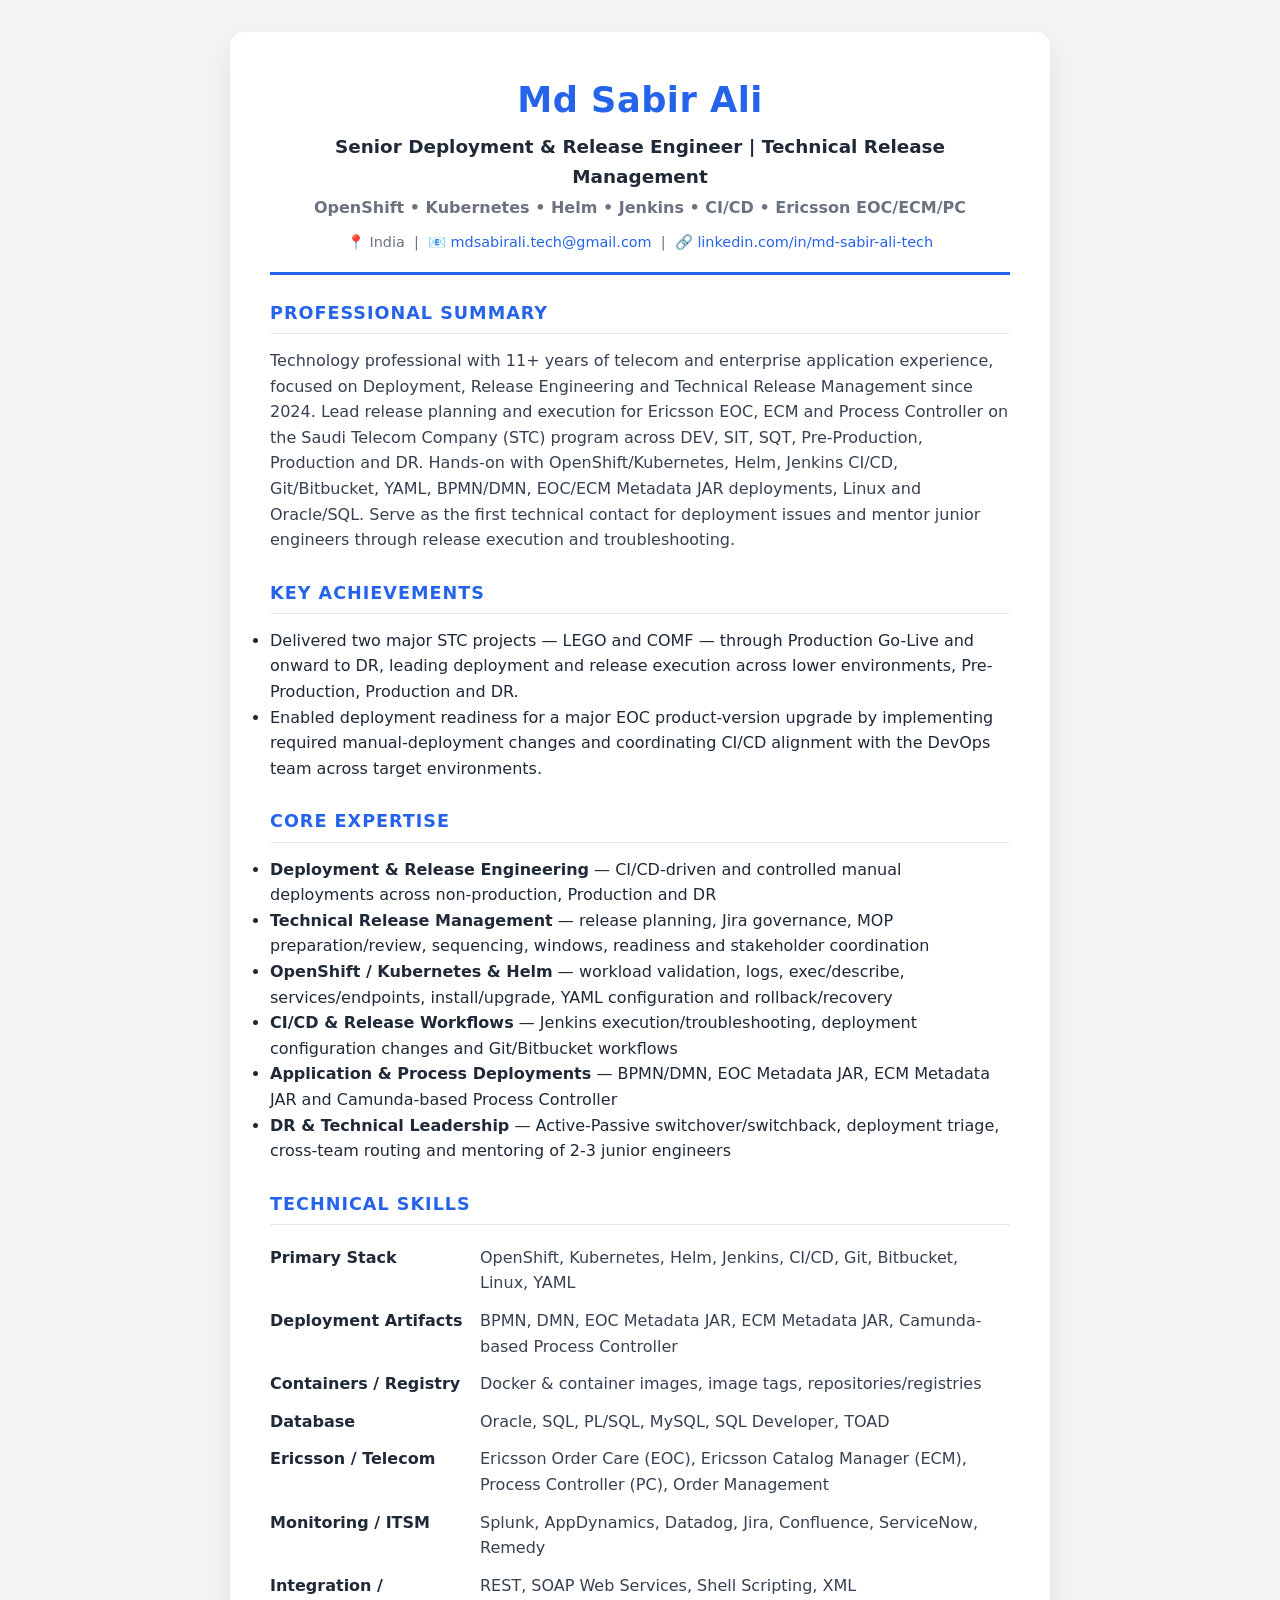
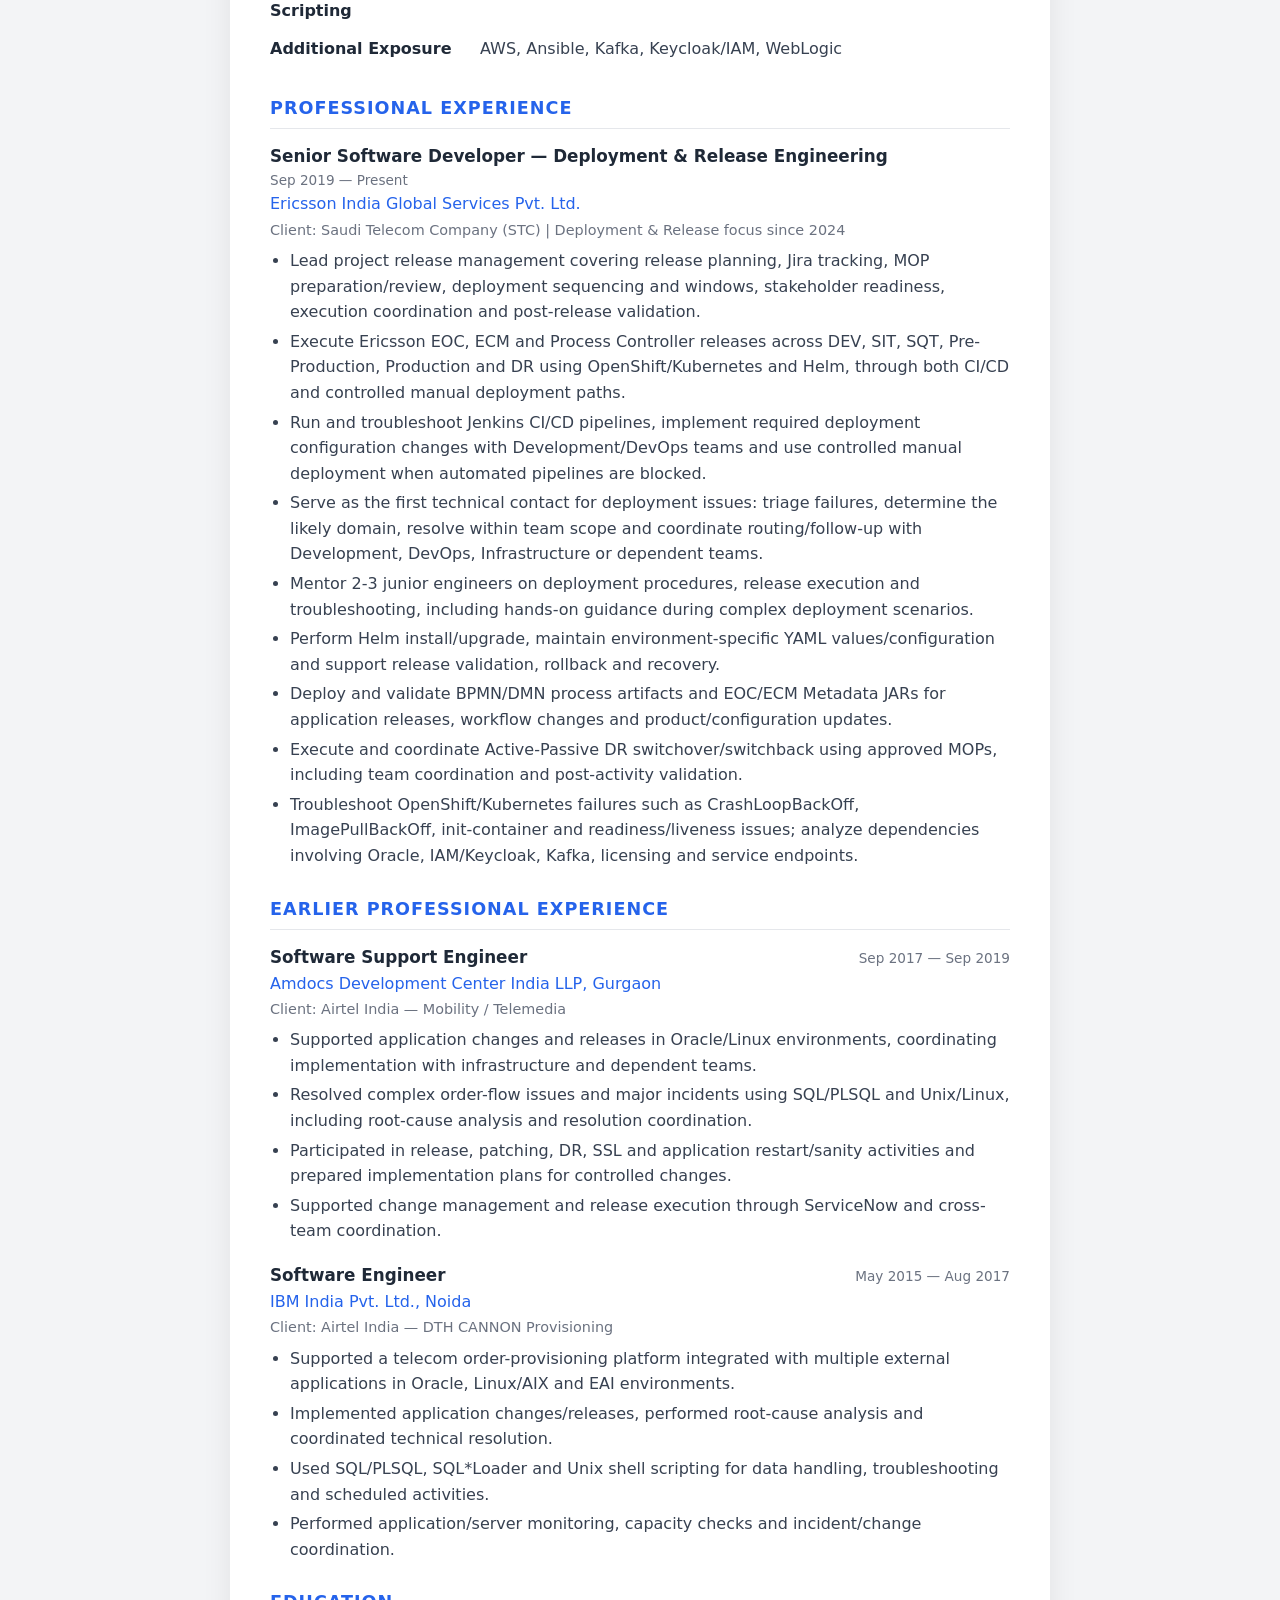
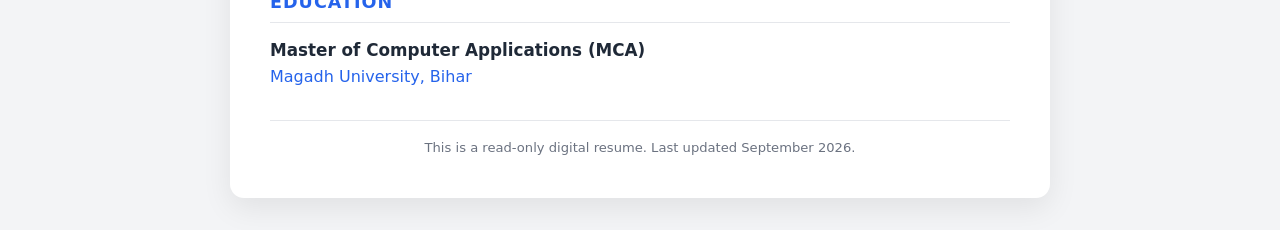
<file: index.html>
<!DOCTYPE html>
<html lang="en">
<head>
  <meta charset="UTF-8" />
  <meta name="viewport" content="width=device-width, initial-scale=1.0" />
  <title>Md Sabir Ali — Senior Deployment & Release Engineer</title>
  <meta name="description" content="Digital resume of Md Sabir Ali — Senior Deployment & Release Engineer, Technical Release Management." />
  <link rel="stylesheet" href="style.css" />
</head>
<body>
  <div class="resume">

    <!-- ===== Header ===== -->
    <header class="header">
      <div class="header-text">
        <h1>Md Sabir Ali</h1>
        <p class="role">Senior Deployment &amp; Release Engineer | Technical Release Management</p>
        <p class="tagline">OpenShift • Kubernetes • Helm • Jenkins • CI/CD • Ericsson EOC/ECM/PC</p>
      </div>
      <p class="contact">
        📍 India &nbsp;|&nbsp;
        📧 <a href="mailto:mdsabirali.tech@gmail.com">mdsabirali.tech@gmail.com</a> &nbsp;|&nbsp;
        🔗 <a href="https://www.linkedin.com/in/md-sabir-ali-tech/" target="_blank" rel="noopener">linkedin.com/in/md-sabir-ali-tech</a>
      </p>
    </header>

    <!-- ===== Summary ===== -->
    <section class="section">
      <h2>Professional Summary</h2>
      <p>
        Technology professional with 11+ years of telecom and enterprise application
        experience, focused on Deployment, Release Engineering and Technical Release
        Management since 2024. Lead release planning and execution for Ericsson EOC, ECM
        and Process Controller on the Saudi Telecom Company (STC) program across DEV, SIT,
        SQT, Pre-Production, Production and DR. Hands-on with OpenShift/Kubernetes, Helm,
        Jenkins CI/CD, Git/Bitbucket, YAML, BPMN/DMN, EOC/ECM Metadata JAR deployments,
        Linux and Oracle/SQL. Serve as the first technical contact for deployment issues
        and mentor junior engineers through release execution and troubleshooting.
      </p>
    </section>

    <!-- ===== Key Achievements ===== -->
    <section class="section">
      <h2>Key Achievements</h2>
      <ul>
        <li>Delivered two major STC projects — LEGO and COMF — through Production Go-Live and onward to DR, leading deployment and release execution across lower environments, Pre-Production, Production and DR.</li>
        <li>Enabled deployment readiness for a major EOC product-version upgrade by implementing required manual-deployment changes and coordinating CI/CD alignment with the DevOps team across target environments.</li>
      </ul>
    </section>

    <!-- ===== Core Expertise ===== -->
    <section class="section">
      <h2>Core Expertise</h2>
      <ul>
        <li><strong>Deployment &amp; Release Engineering</strong> — CI/CD-driven and controlled manual deployments across non-production, Production and DR</li>
        <li><strong>Technical Release Management</strong> — release planning, Jira governance, MOP preparation/review, sequencing, windows, readiness and stakeholder coordination</li>
        <li><strong>OpenShift / Kubernetes &amp; Helm</strong> — workload validation, logs, exec/describe, services/endpoints, install/upgrade, YAML configuration and rollback/recovery</li>
        <li><strong>CI/CD &amp; Release Workflows</strong> — Jenkins execution/troubleshooting, deployment configuration changes and Git/Bitbucket workflows</li>
        <li><strong>Application &amp; Process Deployments</strong> — BPMN/DMN, EOC Metadata JAR, ECM Metadata JAR and Camunda-based Process Controller</li>
        <li><strong>DR &amp; Technical Leadership</strong> — Active-Passive switchover/switchback, deployment triage, cross-team routing and mentoring of 2-3 junior engineers</li>
      </ul>
    </section>

    <!-- ===== Technical Skills ===== -->
    <section class="section">
      <h2>Technical Skills</h2>
      <table class="skills-table">
        <tr>
          <td class="skill-cat">Primary Stack</td>
          <td class="skill-list">OpenShift, Kubernetes, Helm, Jenkins, CI/CD, Git, Bitbucket, Linux, YAML</td>
        </tr>
        <tr>
          <td class="skill-cat">Deployment Artifacts</td>
          <td class="skill-list">BPMN, DMN, EOC Metadata JAR, ECM Metadata JAR, Camunda-based Process Controller</td>
        </tr>
        <tr>
          <td class="skill-cat">Containers / Registry</td>
          <td class="skill-list">Docker &amp; container images, image tags, repositories/registries</td>
        </tr>
        <tr>
          <td class="skill-cat">Database</td>
          <td class="skill-list">Oracle, SQL, PL/SQL, MySQL, SQL Developer, TOAD</td>
        </tr>
        <tr>
          <td class="skill-cat">Ericsson / Telecom</td>
          <td class="skill-list">Ericsson Order Care (EOC), Ericsson Catalog Manager (ECM), Process Controller (PC), Order Management</td>
        </tr>
        <tr>
          <td class="skill-cat">Monitoring / ITSM</td>
          <td class="skill-list">Splunk, AppDynamics, Datadog, Jira, Confluence, ServiceNow, Remedy</td>
        </tr>
        <tr>
          <td class="skill-cat">Integration / Scripting</td>
          <td class="skill-list">REST, SOAP Web Services, Shell Scripting, XML</td>
        </tr>
        <tr>
          <td class="skill-cat">Additional Exposure</td>
          <td class="skill-list">AWS, Ansible, Kafka, Keycloak/IAM, WebLogic</td>
        </tr>
      </table>
    </section>

    <!-- ===== Experience ===== -->
    <section class="section">
      <h2>Professional Experience</h2>

      <div class="item">
        <div class="item-head">
          <h3>Senior Software Developer — Deployment &amp; Release Engineering</h3>
          <span class="date">Sep 2019 — Present</span>
        </div>
        <p class="company">Ericsson India Global Services Pvt. Ltd.</p>
        <p class="client">Client: Saudi Telecom Company (STC) | Deployment &amp; Release focus since 2024</p>
        <ul>
          <li>Lead project release management covering release planning, Jira tracking, MOP preparation/review, deployment sequencing and windows, stakeholder readiness, execution coordination and post-release validation.</li>
          <li>Execute Ericsson EOC, ECM and Process Controller releases across DEV, SIT, SQT, Pre-Production, Production and DR using OpenShift/Kubernetes and Helm, through both CI/CD and controlled manual deployment paths.</li>
          <li>Run and troubleshoot Jenkins CI/CD pipelines, implement required deployment configuration changes with Development/DevOps teams and use controlled manual deployment when automated pipelines are blocked.</li>
          <li>Serve as the first technical contact for deployment issues: triage failures, determine the likely domain, resolve within team scope and coordinate routing/follow-up with Development, DevOps, Infrastructure or dependent teams.</li>
          <li>Mentor 2-3 junior engineers on deployment procedures, release execution and troubleshooting, including hands-on guidance during complex deployment scenarios.</li>
          <li>Perform Helm install/upgrade, maintain environment-specific YAML values/configuration and support release validation, rollback and recovery.</li>
          <li>Deploy and validate BPMN/DMN process artifacts and EOC/ECM Metadata JARs for application releases, workflow changes and product/configuration updates.</li>
          <li>Execute and coordinate Active-Passive DR switchover/switchback using approved MOPs, including team coordination and post-activity validation.</li>
          <li>Troubleshoot OpenShift/Kubernetes failures such as CrashLoopBackOff, ImagePullBackOff, init-container and readiness/liveness issues; analyze dependencies involving Oracle, IAM/Keycloak, Kafka, licensing and service endpoints.</li>
        </ul>
      </div>
    </section>

    <!-- ===== Earlier Experience ===== -->
    <section class="section">
      <h2>Earlier Professional Experience</h2>

      <div class="item">
        <div class="item-head">
          <h3>Software Support Engineer</h3>
          <span class="date">Sep 2017 — Sep 2019</span>
        </div>
        <p class="company">Amdocs Development Center India LLP, Gurgaon</p>
        <p class="client">Client: Airtel India — Mobility / Telemedia</p>
        <ul>
          <li>Supported application changes and releases in Oracle/Linux environments, coordinating implementation with infrastructure and dependent teams.</li>
          <li>Resolved complex order-flow issues and major incidents using SQL/PLSQL and Unix/Linux, including root-cause analysis and resolution coordination.</li>
          <li>Participated in release, patching, DR, SSL and application restart/sanity activities and prepared implementation plans for controlled changes.</li>
          <li>Supported change management and release execution through ServiceNow and cross-team coordination.</li>
        </ul>
      </div>

      <div class="item">
        <div class="item-head">
          <h3>Software Engineer</h3>
          <span class="date">May 2015 — Aug 2017</span>
        </div>
        <p class="company">IBM India Pvt. Ltd., Noida</p>
        <p class="client">Client: Airtel India — DTH CANNON Provisioning</p>
        <ul>
          <li>Supported a telecom order-provisioning platform integrated with multiple external applications in Oracle, Linux/AIX and EAI environments.</li>
          <li>Implemented application changes/releases, performed root-cause analysis and coordinated technical resolution.</li>
          <li>Used SQL/PLSQL, SQL*Loader and Unix shell scripting for data handling, troubleshooting and scheduled activities.</li>
          <li>Performed application/server monitoring, capacity checks and incident/change coordination.</li>
        </ul>
      </div>
    </section>

    <!-- ===== Education ===== -->
    <section class="section">
      <h2>Education</h2>
      <div class="item">
        <div class="item-head">
          <h3>Master of Computer Applications (MCA)</h3>
        </div>
        <p class="company">Magadh University, Bihar</p>
      </div>
    </section>

    <!-- ===== Footer ===== -->
    <footer class="footer">
      <p>This is a read-only digital resume. Last updated September 2026.</p>
    </footer>

  </div>
</body>
</html>
</file>
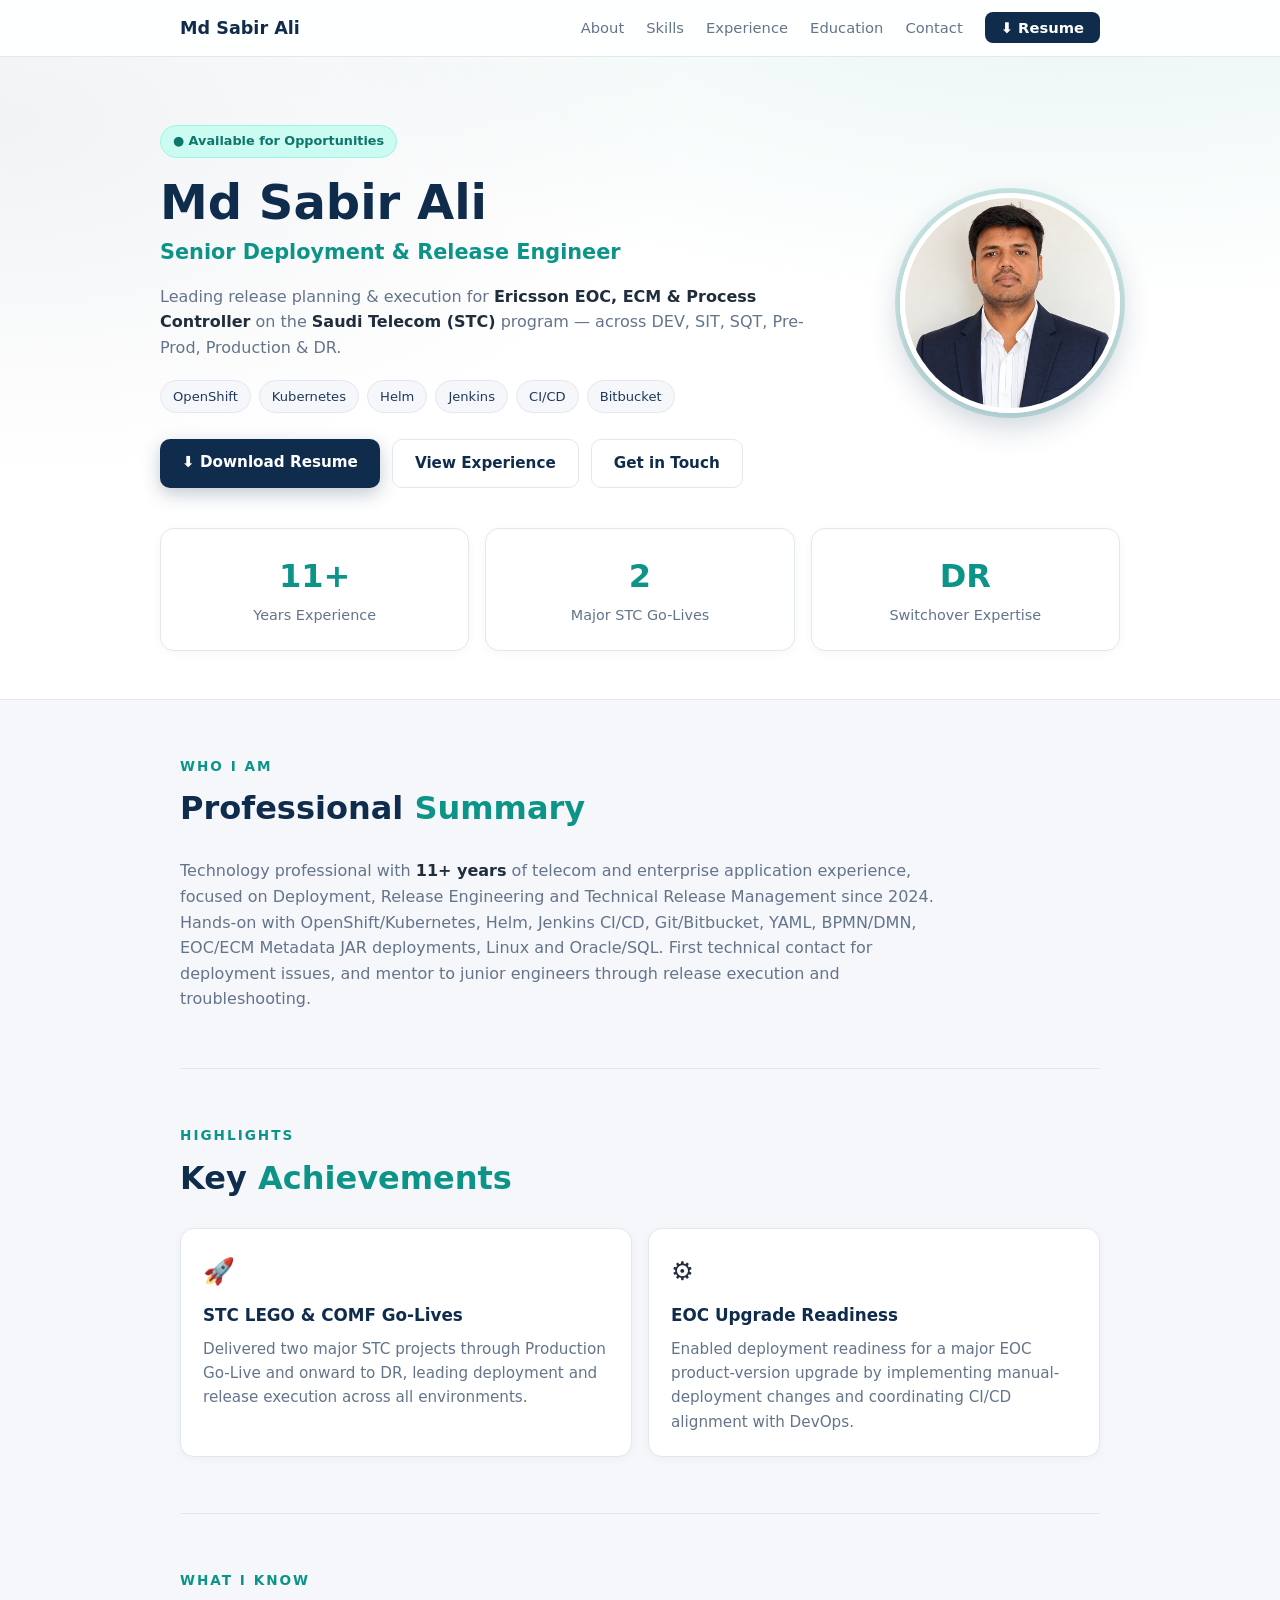
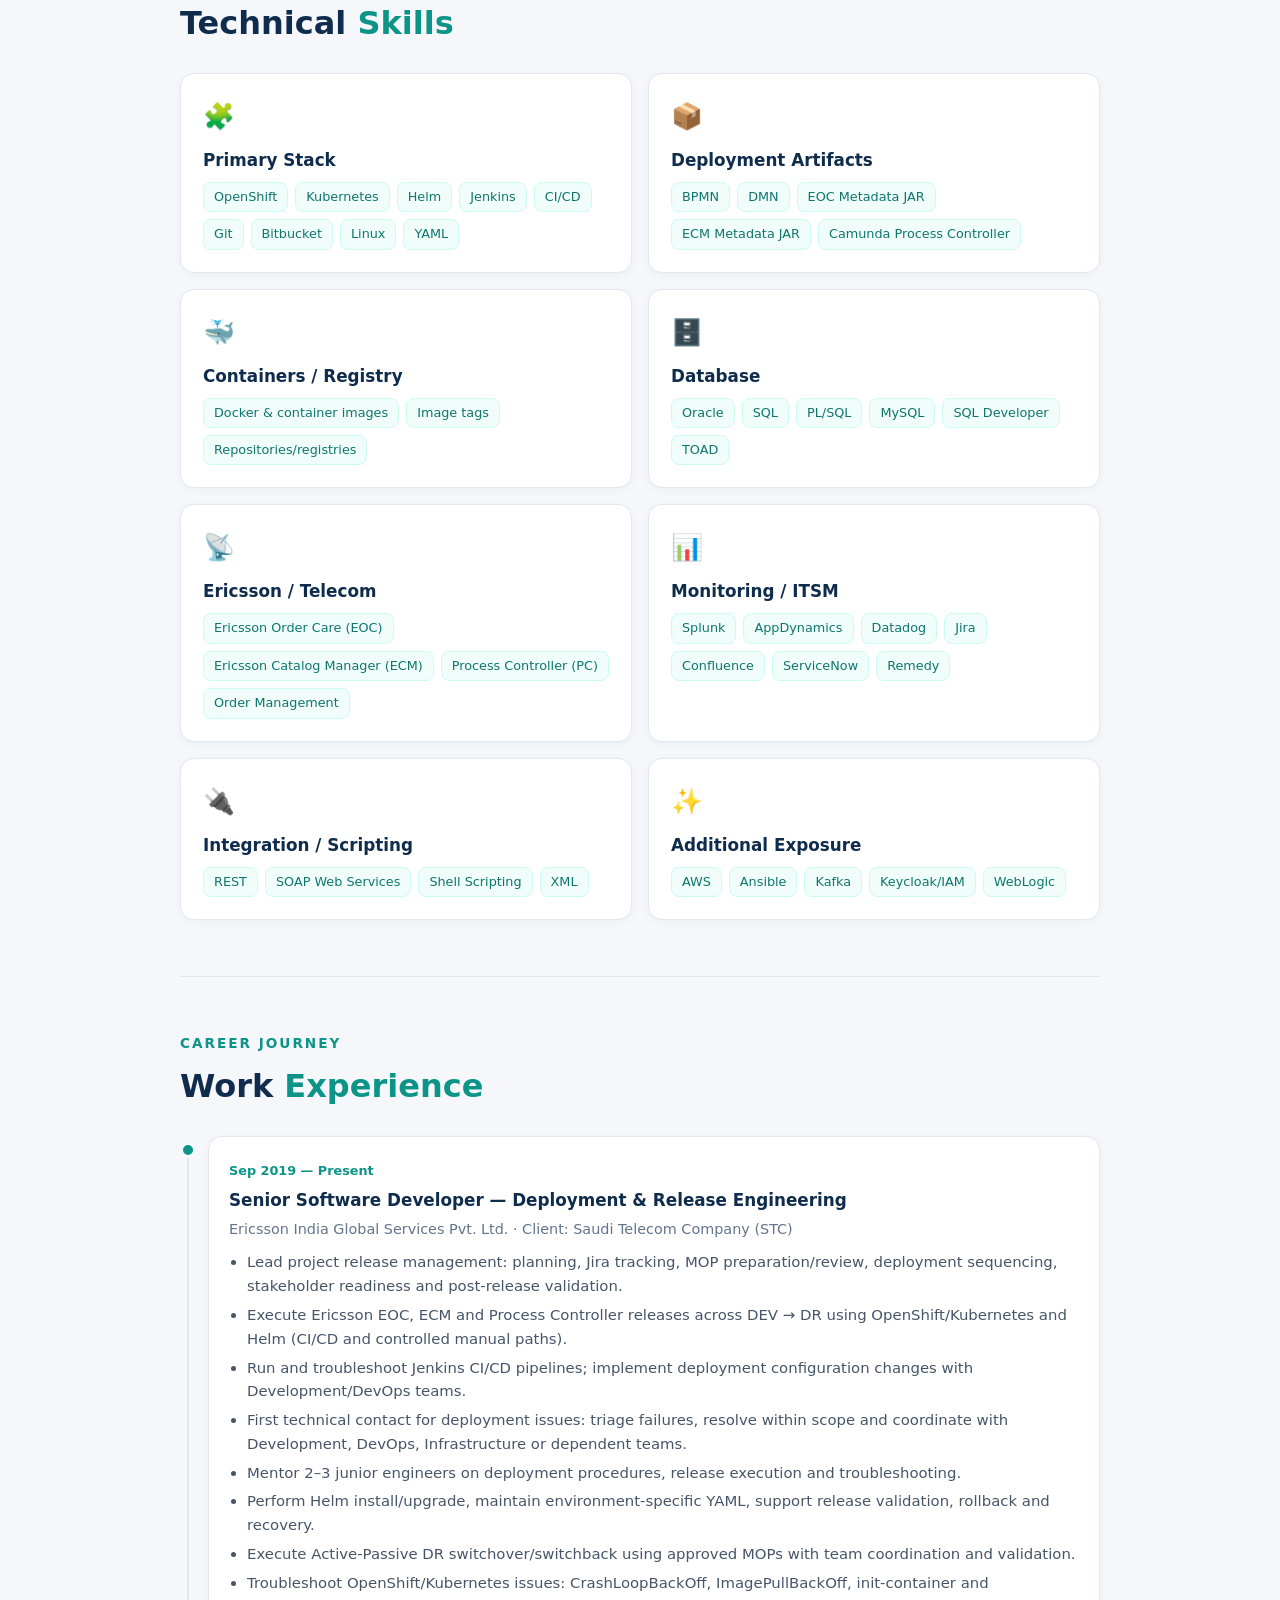
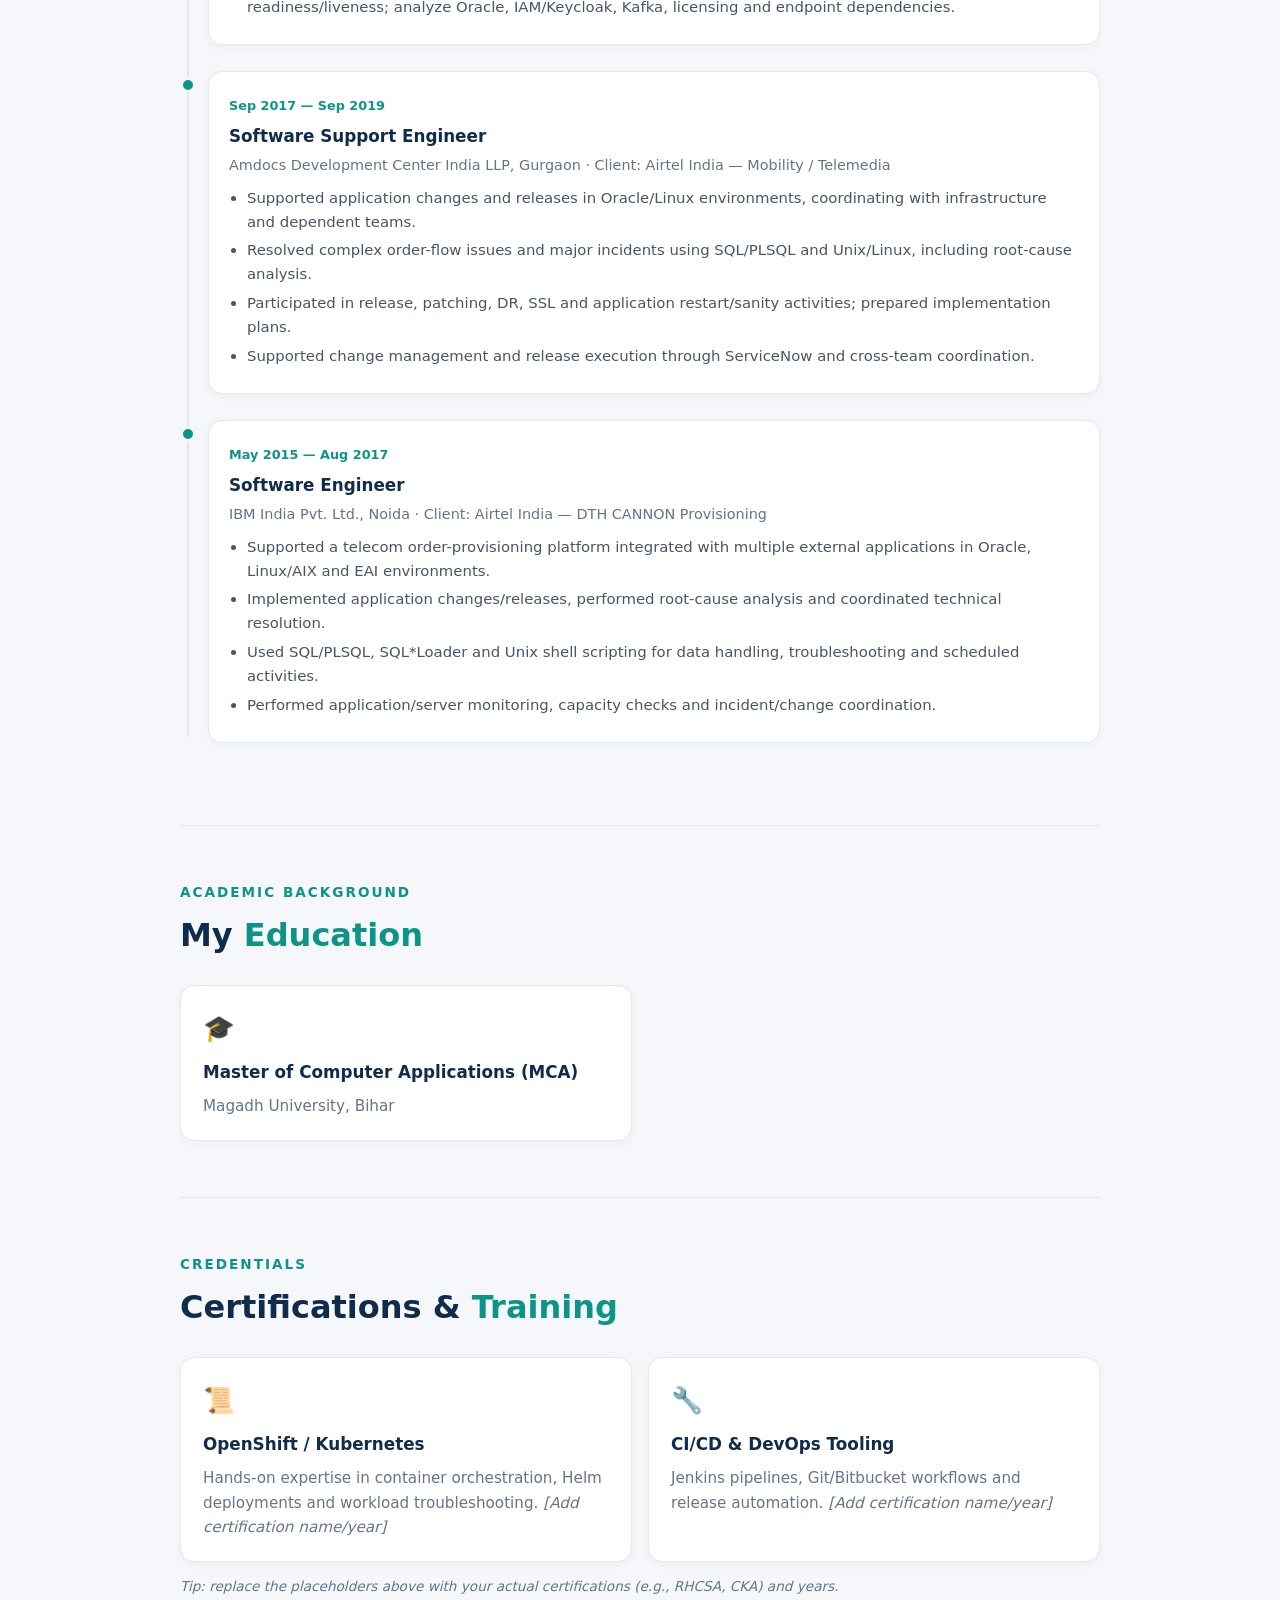
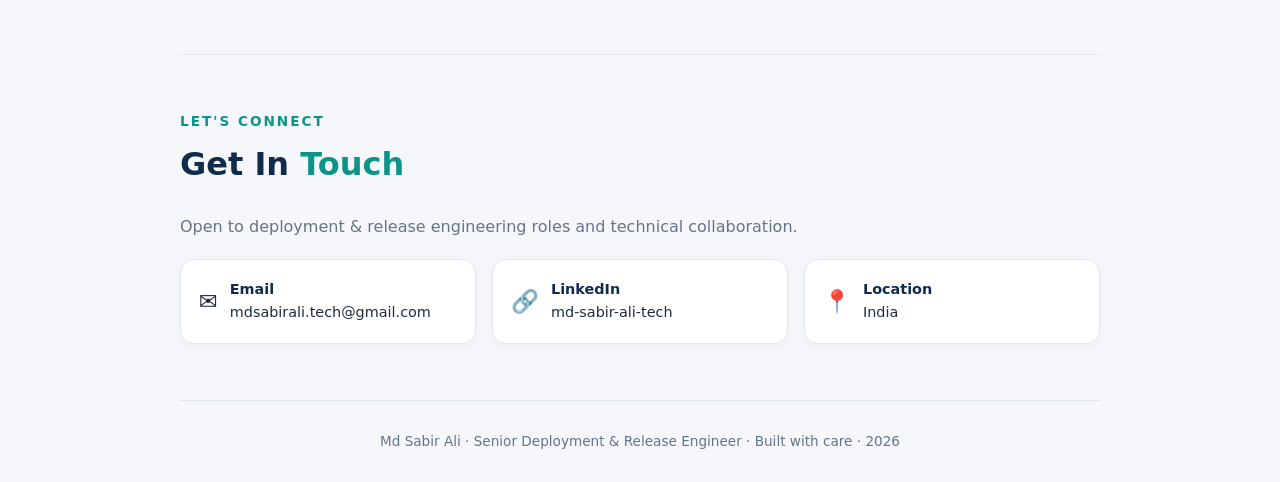
<file: modern.html>
<!DOCTYPE html>
<html lang="en">
<head>
  <meta charset="UTF-8" />
  <meta name="viewport" content="width=device-width, initial-scale=1.0" />

  <!-- ===== SEO ===== -->
  <title>Md Sabir Ali — Senior Deployment &amp; Release Engineer</title>
  <meta name="description" content="Md Sabir Ali — Senior Deployment & Release Engineer with 11+ years in telecom & enterprise. OpenShift, Kubernetes, Helm, Jenkins, CI/CD, Ericsson EOC/ECM. Available for opportunities." />
  <meta name="author" content="Md Sabir Ali" />
  <meta name="keywords" content="Md Sabir Ali, Deployment Engineer, Release Engineer, OpenShift, Kubernetes, Helm, Jenkins, CI/CD, DevOps, Ericsson, Technical Release Management" />
  <link rel="canonical" href="https://md-sabir-ali.github.io/modern.html" />

  <!-- ===== Open Graph (LinkedIn/WhatsApp/Facebook preview) ===== -->
  <meta property="og:type" content="website" />
  <meta property="og:title" content="Md Sabir Ali — Senior Deployment & Release Engineer" />
  <meta property="og:description" content="11+ years in deployment & release engineering. OpenShift, Kubernetes, Helm, Jenkins, CI/CD, Ericsson EOC/ECM. Available for opportunities." />
  <meta property="og:image" content="https://md-sabir-ali.github.io/profile.jpg" />
  <meta property="og:image:alt" content="Md Sabir Ali" />
  <meta property="og:url" content="https://md-sabir-ali.github.io/modern.html" />

  <!-- ===== Twitter Card ===== -->
  <meta name="twitter:card" content="summary_large_image" />
  <meta name="twitter:title" content="Md Sabir Ali — Senior Deployment & Release Engineer" />
  <meta name="twitter:description" content="11+ years in deployment & release engineering. OpenShift, Kubernetes, Helm, Jenkins, CI/CD." />
  <meta name="twitter:image" content="https://md-sabir-ali.github.io/profile.jpg" />

  <!-- ===== Favicon (inline SVG: MSA monogram) ===== -->
  <link rel="icon" href="data:image/svg+xml,%3Csvg xmlns='http://www.w3.org/2000/svg' viewBox='0 0 64 64'%3E%3Crect width='64' height='64' rx='14' fill='%230f2c4d'/%3E%3Ctext x='50%25' y='54%25' font-family='Segoe UI,Arial,sans-serif' font-size='26' font-weight='700' fill='%230d9488' text-anchor='middle' dominant-baseline='middle'%3EMS%3C/text%3E%3C/svg%3E" />

  <link rel="stylesheet" href="modern.css" />
</head>
<body>

  <!-- ===== Navigation ===== -->
  <nav class="nav">
    <div class="nav-inner">
      <span class="brand">Md Sabir Ali</span>
      <ul class="nav-links">
        <li><a href="#about">About</a></li>
        <li><a href="#skills">Skills</a></li>
        <li><a href="#experience">Experience</a></li>
        <li><a href="#education">Education</a></li>
        <li><a href="#contact">Contact</a></li>
        <li><a href="Md_Sabir_Ali_Resume.pdf" download class="nav-cta">⬇ Resume</a></li>
      </ul>
    </div>
  </nav>

  <!-- ===== Hero ===== -->
  <header class="hero" id="about">
    <div class="hero-inner hero-grid">
      <div class="hero-text">
        <span class="badge">● Available for Opportunities</span>
        <h1>Md Sabir Ali</h1>
        <p class="hero-role">Senior Deployment &amp; Release Engineer</p>
        <p class="hero-tag">
          Leading release planning &amp; execution for <strong>Ericsson EOC, ECM &amp; Process Controller</strong>
          on the <strong>Saudi Telecom (STC)</strong> program — across DEV, SIT, SQT, Pre-Prod, Production &amp; DR.
        </p>
        <div class="hero-chips">
          <span>OpenShift</span><span>Kubernetes</span><span>Helm</span>
          <span>Jenkins</span><span>CI/CD</span><span>Bitbucket</span>
        </div>
        <div class="hero-actions">
          <a href="Md_Sabir_Ali_Resume.pdf" download class="btn btn-primary">⬇ Download Resume</a>
          <a href="#experience" class="btn btn-ghost">View Experience</a>
          <a href="#contact" class="btn btn-ghost">Get in Touch</a>
        </div>
      </div>
      <div class="hero-photo">
        <img src="profile.jpg" alt="Md Sabir Ali — Senior Deployment & Release Engineer" />
      </div>
    </div>

    <div class="stats">
      <div class="stat"><span class="stat-num">11+</span><span class="stat-label">Years Experience</span></div>
      <div class="stat"><span class="stat-num">2</span><span class="stat-label">Major STC Go-Lives</span></div>
      <div class="stat"><span class="stat-num">DR</span><span class="stat-label">Switchover Expertise</span></div>
    </div>
  </header>

  <main class="container">

    <!-- ===== Summary ===== -->
    <section class="section">
      <p class="section-kicker">Who I Am</p>
      <h2 class="section-title">Professional <em>Summary</em></h2>
      <p class="summary">
        Technology professional with <strong>11+ years</strong> of telecom and enterprise application
        experience, focused on Deployment, Release Engineering and Technical Release Management since 2024.
        Hands-on with OpenShift/Kubernetes, Helm, Jenkins CI/CD, Git/Bitbucket, YAML, BPMN/DMN,
        EOC/ECM Metadata JAR deployments, Linux and Oracle/SQL. First technical contact for deployment
        issues, and mentor to junior engineers through release execution and troubleshooting.
      </p>
    </section>

    <!-- ===== Key Achievements ===== -->
    <section class="section">
      <p class="section-kicker">Highlights</p>
      <h2 class="section-title">Key <em>Achievements</em></h2>
      <div class="cards">
        <div class="card">
          <div class="card-icon">🚀</div>
          <h3>STC LEGO &amp; COMF Go-Lives</h3>
          <p>Delivered two major STC projects through Production Go-Live and onward to DR, leading deployment and release execution across all environments.</p>
        </div>
        <div class="card">
          <div class="card-icon">⚙️</div>
          <h3>EOC Upgrade Readiness</h3>
          <p>Enabled deployment readiness for a major EOC product-version upgrade by implementing manual-deployment changes and coordinating CI/CD alignment with DevOps.</p>
        </div>
      </div>
    </section>

    <!-- ===== Skills ===== -->
    <section class="section" id="skills">
      <p class="section-kicker">What I Know</p>
      <h2 class="section-title">Technical <em>Skills</em></h2>
      <div class="cards">
        <div class="card">
          <div class="card-icon">🧩</div>
          <h3>Primary Stack</h3>
          <div class="tags">
            <span>OpenShift</span><span>Kubernetes</span><span>Helm</span><span>Jenkins</span>
            <span>CI/CD</span><span>Git</span><span>Bitbucket</span><span>Linux</span><span>YAML</span>
          </div>
        </div>
        <div class="card">
          <div class="card-icon">📦</div>
          <h3>Deployment Artifacts</h3>
          <div class="tags">
            <span>BPMN</span><span>DMN</span><span>EOC Metadata JAR</span>
            <span>ECM Metadata JAR</span><span>Camunda Process Controller</span>
          </div>
        </div>
        <div class="card">
          <div class="card-icon">🐳</div>
          <h3>Containers / Registry</h3>
          <div class="tags">
            <span>Docker &amp; container images</span><span>Image tags</span><span>Repositories/registries</span>
          </div>
        </div>
        <div class="card">
          <div class="card-icon">🗄️</div>
          <h3>Database</h3>
          <div class="tags">
            <span>Oracle</span><span>SQL</span><span>PL/SQL</span><span>MySQL</span>
            <span>SQL Developer</span><span>TOAD</span>
          </div>
        </div>
        <div class="card">
          <div class="card-icon">📡</div>
          <h3>Ericsson / Telecom</h3>
          <div class="tags">
            <span>Ericsson Order Care (EOC)</span><span>Ericsson Catalog Manager (ECM)</span>
            <span>Process Controller (PC)</span><span>Order Management</span>
          </div>
        </div>
        <div class="card">
          <div class="card-icon">📊</div>
          <h3>Monitoring / ITSM</h3>
          <div class="tags">
            <span>Splunk</span><span>AppDynamics</span><span>Datadog</span><span>Jira</span>
            <span>Confluence</span><span>ServiceNow</span><span>Remedy</span>
          </div>
        </div>
        <div class="card">
          <div class="card-icon">🔌</div>
          <h3>Integration / Scripting</h3>
          <div class="tags">
            <span>REST</span><span>SOAP Web Services</span><span>Shell Scripting</span><span>XML</span>
          </div>
        </div>
        <div class="card">
          <div class="card-icon">✨</div>
          <h3>Additional Exposure</h3>
          <div class="tags">
            <span>AWS</span><span>Ansible</span><span>Kafka</span><span>Keycloak/IAM</span><span>WebLogic</span>
          </div>
        </div>
      </div>
    </section>

    <!-- ===== Experience ===== -->
    <section class="section" id="experience">
      <p class="section-kicker">Career Journey</p>
      <h2 class="section-title">Work <em>Experience</em></h2>

      <div class="timeline">
        <div class="tl-item">
          <div class="tl-dot"></div>
          <div class="tl-content">
            <span class="tl-date">Sep 2019 — Present</span>
            <h3>Senior Software Developer — Deployment &amp; Release Engineering</h3>
            <p class="tl-company">Ericsson India Global Services Pvt. Ltd. · Client: Saudi Telecom Company (STC)</p>
            <ul>
              <li>Lead project release management: planning, Jira tracking, MOP preparation/review, deployment sequencing, stakeholder readiness and post-release validation.</li>
              <li>Execute Ericsson EOC, ECM and Process Controller releases across DEV → DR using OpenShift/Kubernetes and Helm (CI/CD and controlled manual paths).</li>
              <li>Run and troubleshoot Jenkins CI/CD pipelines; implement deployment configuration changes with Development/DevOps teams.</li>
              <li>First technical contact for deployment issues: triage failures, resolve within scope and coordinate with Development, DevOps, Infrastructure or dependent teams.</li>
              <li>Mentor 2–3 junior engineers on deployment procedures, release execution and troubleshooting.</li>
              <li>Perform Helm install/upgrade, maintain environment-specific YAML, support release validation, rollback and recovery.</li>
              <li>Execute Active-Passive DR switchover/switchback using approved MOPs with team coordination and validation.</li>
              <li>Troubleshoot OpenShift/Kubernetes issues: CrashLoopBackOff, ImagePullBackOff, init-container and readiness/liveness; analyze Oracle, IAM/Keycloak, Kafka, licensing and endpoint dependencies.</li>
            </ul>
          </div>
        </div>

        <div class="tl-item">
          <div class="tl-dot"></div>
          <div class="tl-content">
            <span class="tl-date">Sep 2017 — Sep 2019</span>
            <h3>Software Support Engineer</h3>
            <p class="tl-company">Amdocs Development Center India LLP, Gurgaon · Client: Airtel India — Mobility / Telemedia</p>
            <ul>
              <li>Supported application changes and releases in Oracle/Linux environments, coordinating with infrastructure and dependent teams.</li>
              <li>Resolved complex order-flow issues and major incidents using SQL/PLSQL and Unix/Linux, including root-cause analysis.</li>
              <li>Participated in release, patching, DR, SSL and application restart/sanity activities; prepared implementation plans.</li>
              <li>Supported change management and release execution through ServiceNow and cross-team coordination.</li>
            </ul>
          </div>
        </div>

        <div class="tl-item">
          <div class="tl-dot"></div>
          <div class="tl-content">
            <span class="tl-date">May 2015 — Aug 2017</span>
            <h3>Software Engineer</h3>
            <p class="tl-company">IBM India Pvt. Ltd., Noida · Client: Airtel India — DTH CANNON Provisioning</p>
            <ul>
              <li>Supported a telecom order-provisioning platform integrated with multiple external applications in Oracle, Linux/AIX and EAI environments.</li>
              <li>Implemented application changes/releases, performed root-cause analysis and coordinated technical resolution.</li>
              <li>Used SQL/PLSQL, SQL*Loader and Unix shell scripting for data handling, troubleshooting and scheduled activities.</li>
              <li>Performed application/server monitoring, capacity checks and incident/change coordination.</li>
            </ul>
          </div>
        </div>
      </div>
    </section>

    <!-- ===== Education ===== -->
    <section class="section" id="education">
      <p class="section-kicker">Academic Background</p>
      <h2 class="section-title">My <em>Education</em></h2>
      <div class="cards">
        <div class="card">
          <div class="card-icon">🎓</div>
          <h3>Master of Computer Applications (MCA)</h3>
          <p>Magadh University, Bihar</p>
        </div>
      </div>
    </section>

    <!-- ===== Certifications ===== -->
    <section class="section" id="certifications">
      <p class="section-kicker">Credentials</p>
      <h2 class="section-title">Certifications &amp; <em>Training</em></h2>
      <div class="cards">
        <div class="card">
          <div class="card-icon">📜</div>
          <h3>OpenShift / Kubernetes</h3>
          <p>Hands-on expertise in container orchestration, Helm deployments and workload troubleshooting. <em>[Add certification name/year]</em></p>
        </div>
        <div class="card">
          <div class="card-icon">🔧</div>
          <h3>CI/CD &amp; DevOps Tooling</h3>
          <p>Jenkins pipelines, Git/Bitbucket workflows and release automation. <em>[Add certification name/year]</em></p>
        </div>
      </div>
      <p class="note">Tip: replace the placeholders above with your actual certifications (e.g., RHCSA, CKA) and years.</p>
    </section>

    <!-- ===== Contact ===== -->
    <section class="section contact" id="contact">
      <p class="section-kicker">Let's Connect</p>
      <h2 class="section-title">Get In <em>Touch</em></h2>
      <p class="summary">Open to deployment &amp; release engineering roles and technical collaboration.</p>
      <div class="contact-links">
        <a href="mailto:mdsabirali.tech@gmail.com" class="contact-link">
          <span class="ci">✉️</span>
          <span><strong>Email</strong><br>mdsabirali.tech@gmail.com</span>
        </a>
        <a href="https://www.linkedin.com/in/md-sabir-ali-tech/" target="_blank" rel="noopener" class="contact-link">
          <span class="ci">🔗</span>
          <span><strong>LinkedIn</strong><br>md-sabir-ali-tech</span>
        </a>
        <div class="contact-link">
          <span class="ci">📍</span>
          <span><strong>Location</strong><br>India</span>
        </div>
      </div>
    </section>
  </main>

  <footer class="footer">
    <p>Md Sabir Ali · Senior Deployment &amp; Release Engineer · Built with care · 2026</p>
  </footer>

  <!-- Back to top -->
  <a href="#about" class="to-top" aria-label="Back to top">↑</a>

  <script>
    // Reveal sections on scroll
    const reveals = document.querySelectorAll('.section, .stat, .card, .tl-item');
    reveals.forEach(el => el.classList.add('reveal'));
    const io = new IntersectionObserver((entries) => {
      entries.forEach(e => { if (e.isIntersecting) { e.target.classList.add('in'); io.unobserve(e.target); } });
    }, { threshold: 0.12 });
    reveals.forEach(el => io.observe(el));

    // Back-to-top show/hide
    const toTop = document.querySelector('.to-top');
    window.addEventListener('scroll', () => {
      if (window.scrollY > 400) toTop.classList.add('show');
      else toTop.classList.remove('show');
    });
  </script>

</body>
</html>
</file>
<file: style.css>
/* ===== Base ===== */
* {
  box-sizing: border-box;
  margin: 0;
  padding: 0;
}

:root {
  --accent: #2563eb;      /* blue */
  --text: #1f2937;        /* dark gray */
  --muted: #6b7280;       /* light gray */
  --line: #e5e7eb;        /* border */
  --bg: #f3f4f6;          /* page background */
}

body {
  font-family: system-ui, -apple-system, "Segoe UI", Roboto, sans-serif;
  background: var(--bg);
  color: var(--text);
  line-height: 1.6;
  padding: 32px 16px;
}

/* ===== Resume card ===== */
.resume {
  max-width: 820px;
  margin: 0 auto;
  background: #ffffff;
  border-radius: 14px;
  box-shadow: 0 10px 30px rgba(0, 0, 0, 0.08);
  padding: 40px;
}

/* ===== Header (centered, Word-style) ===== */
.header {
  text-align: center;
  border-bottom: 3px solid var(--accent);
  padding-bottom: 18px;
  margin-bottom: 24px;
}

.header h1 {
  font-size: 2.2rem;
  color: var(--accent);
  letter-spacing: 0.5px;
}

.header .role {
  font-size: 1.15rem;
  color: var(--text);
  font-weight: 700;
  margin-top: 4px;
}

.header .tagline {
  color: var(--muted);
  font-weight: 600;
  margin-top: 4px;
}

.contact {
  margin-top: 10px;
  font-size: 0.9rem;
  color: var(--muted);
}

.contact a {
  color: var(--accent);
  text-decoration: none;
}

.contact a:hover {
  text-decoration: underline;
}

/* ===== Sections ===== */
.section {
  margin-bottom: 26px;
}

.section h2 {
  font-size: 1.1rem;
  text-transform: uppercase;
  letter-spacing: 1px;
  color: var(--accent);
  border-bottom: 1px solid var(--line);
  padding-bottom: 6px;
  margin-bottom: 14px;
}

.section p {
  color: #374151;
}

/* ===== Experience / Education items ===== */
.item {
  margin-bottom: 18px;
}

.item-head {
  display: flex;
  justify-content: space-between;
  align-items: baseline;
  flex-wrap: wrap;
}

.item-head h3 {
  font-size: 1.05rem;
  color: var(--text);
}

.item .date {
  font-size: 0.85rem;
  color: var(--muted);
}

.item .company {
  color: var(--accent);
  font-weight: 500;
  margin-bottom: 2px;
}

.item .client {
  color: var(--muted);
  font-size: 0.9rem;
  margin-bottom: 6px;
}

.item ul {
  padding-left: 20px;
}

.item ul li {
  margin-bottom: 4px;
  color: #374151;
}

/* ===== Skills (two-column, Word-style) ===== */
.skills-table {
  width: 100%;
  border-collapse: collapse;
}

.skills-table td {
  padding: 6px 0;
  vertical-align: top;
}

.skills-table .skill-cat {
  width: 210px;
  font-weight: 700;
  color: var(--text);
  padding-right: 16px;
}

.skills-table .skill-list {
  color: #374151;
}

/* ===== Certifications ===== */
.certs {
  padding-left: 20px;
  color: #374151;
}

.certs li {
  margin-bottom: 4px;
}

/* ===== Footer ===== */
.footer {
  margin-top: 30px;
  padding-top: 16px;
  border-top: 1px solid var(--line);
  text-align: center;
  color: var(--muted);
  font-size: 0.82rem;
}

/* ===== Mobile responsive ===== */
@media (max-width: 600px) {
  .resume {
    padding: 24px;
  }
  .header h1 {
    font-size: 1.8rem;
  }
  /* Stack skill category above its list on small screens */
  .skills-table td {
    display: block;
    width: 100%;
    padding: 0;
  }
  .skills-table .skill-cat {
    padding-top: 10px;
  }
  .skills-table .skill-list {
    padding-bottom: 6px;
  }
}

/* ===== Print / Save-as-PDF friendly ===== */
@media print {
  body {
    background: #ffffff;
    padding: 0;
  }
  .resume {
    box-shadow: none;
    border-radius: 0;
    max-width: 100%;
    padding: 0;
  }
}
</file>
<file: modern.css>
/* ===== Base ===== */
* { box-sizing: border-box; margin: 0; padding: 0; }

:root {
  --bg: #f5f7fa;          /* light page */
  --surface: #ffffff;     /* cards */
  --line: #e2e8f0;        /* borders */
  --navy: #0f2c4d;        /* primary navy */
  --navy-soft: #1e3a5f;
  --text: #1f2d3d;        /* body text */
  --muted: #64748b;       /* secondary text */
  --teal: #0d9488;        /* accent */
  --teal-soft: #14b8a6;
  --grad: linear-gradient(135deg, #0f2c4d 0%, #0d9488 100%);
}

html { scroll-behavior: smooth; }

body {
  font-family: system-ui, -apple-system, "Segoe UI", Roboto, sans-serif;
  background: var(--bg);
  color: var(--text);
  line-height: 1.6;
}

.container { max-width: 960px; margin: 0 auto; padding: 0 20px; }

a { color: inherit; }

/* ===== Nav ===== */
.nav {
  position: sticky; top: 0; z-index: 50;
  background: rgba(255,255,255,0.9);
  backdrop-filter: blur(10px);
  border-bottom: 1px solid var(--line);
}
.nav-inner {
  max-width: 960px; margin: 0 auto; padding: 14px 20px;
  display: flex; justify-content: space-between; align-items: center;
}
.brand { font-weight: 700; font-size: 1.1rem; color: var(--navy); }
.nav-links { list-style: none; display: flex; gap: 22px; }
.nav-links a { text-decoration: none; color: var(--muted); font-size: 0.92rem; transition: color .15s; }
.nav-links a:hover { color: var(--navy); }
.nav-cta {
  background: var(--navy); color: #fff !important;
  padding: 7px 16px; border-radius: 8px; font-weight: 600;
  transition: background .15s, transform .12s;
}
.nav-cta:hover { background: var(--teal); transform: translateY(-1px); }

/* ===== Hero ===== */
.hero {
  background:
    radial-gradient(900px 380px at 85% -20%, rgba(13,148,136,0.10), transparent),
    radial-gradient(700px 360px at 0% 10%, rgba(15,44,77,0.06), transparent),
    var(--surface);
  padding: 68px 20px 48px;
  border-bottom: 1px solid var(--line);
}
.hero-inner { max-width: 960px; margin: 0 auto; }

/* Hero two-column layout with photo */
.hero-grid {
  display: grid;
  grid-template-columns: 1fr auto;
  gap: 48px;
  align-items: center;
}
.hero-photo { justify-self: center; }
.hero-photo img {
  width: 220px; height: 220px;
  object-fit: cover;
  border-radius: 50%;
  border: 5px solid #fff;
  box-shadow: 0 12px 32px rgba(15,44,77,0.22), 0 0 0 5px rgba(13,148,136,0.20);
  transition: transform .25s ease, box-shadow .25s ease;
}
.hero-photo img:hover {
  transform: translateY(-4px) scale(1.02);
  box-shadow: 0 18px 40px rgba(15,44,77,0.28), 0 0 0 5px rgba(13,148,136,0.35);
}
.badge {
  display: inline-block; font-size: 0.8rem; color: #0f766e;
  background: #ccfbf1; border: 1px solid #99f6e4;
  padding: 5px 12px; border-radius: 999px; margin-bottom: 18px; font-weight: 600;
}
.hero h1 {
  font-size: 3rem; line-height: 1.1; margin-bottom: 8px; color: var(--navy);
}
.hero-role { font-size: 1.3rem; font-weight: 600; color: var(--teal); margin-bottom: 14px; }
.hero-tag { color: var(--muted); max-width: 680px; margin-bottom: 20px; }
.hero-tag strong { color: var(--text); }

.hero-chips { display: flex; flex-wrap: wrap; gap: 8px; margin-bottom: 26px; }
.hero-chips span {
  font-size: 0.82rem; padding: 5px 12px; border-radius: 999px;
  background: var(--bg); border: 1px solid var(--line); color: var(--navy-soft); font-weight: 500;
}

.hero-actions { display: flex; gap: 12px; flex-wrap: wrap; }
.btn {
  display: inline-block; padding: 11px 22px; border-radius: 10px;
  text-decoration: none; font-weight: 600; font-size: 0.95rem; transition: transform .12s, box-shadow .15s;
}
.btn:hover { transform: translateY(-2px); }
.btn-primary { background: var(--navy); color: #fff; box-shadow: 0 6px 18px rgba(15,44,77,0.25); }
.btn-ghost { border: 1px solid var(--line); color: var(--navy); background: #fff; }

/* ===== Stats ===== */
.stats {
  max-width: 960px; margin: 40px auto 0;
  display: grid; grid-template-columns: repeat(3, 1fr); gap: 16px;
}
.stat {
  background: var(--surface); border: 1px solid var(--line); border-radius: 14px;
  padding: 22px; text-align: center; box-shadow: 0 2px 10px rgba(15,44,77,0.04);
}
.stat-num { display: block; font-size: 2rem; font-weight: 800; color: var(--teal); }
.stat-label { color: var(--muted); font-size: 0.9rem; }

/* ===== Sections ===== */
.section { padding: 56px 0; border-bottom: 1px solid var(--line); }
.section-kicker { color: var(--teal); font-size: 0.85rem; letter-spacing: 2px; text-transform: uppercase; margin-bottom: 6px; font-weight: 600; }
.section-title { font-size: 2rem; margin-bottom: 24px; color: var(--navy); }
.section-title em { font-style: normal; color: var(--teal); }
.summary { color: var(--muted); max-width: 760px; }
.summary strong { color: var(--text); }

/* ===== Cards ===== */
.cards { display: grid; grid-template-columns: repeat(2, 1fr); gap: 16px; }
.card {
  background: var(--surface); border: 1px solid var(--line); border-radius: 14px;
  padding: 22px; transition: transform .15s, box-shadow .15s, border-color .15s;
  box-shadow: 0 2px 10px rgba(15,44,77,0.04);
}
.card:hover { transform: translateY(-3px); border-color: var(--teal); box-shadow: 0 8px 22px rgba(15,44,77,0.10); }
.card-icon { font-size: 1.6rem; margin-bottom: 10px; }
.card h3 { font-size: 1.05rem; margin-bottom: 8px; color: var(--navy); }
.card p { color: var(--muted); font-size: 0.95rem; }

.tags { display: flex; flex-wrap: wrap; gap: 7px; margin-top: 4px; }
.tags span {
  font-size: 0.8rem; padding: 4px 10px; border-radius: 8px;
  background: #f0fdfa; border: 1px solid #ccfbf1; color: #0f766e; font-weight: 500;
}

/* ===== Timeline ===== */
.timeline { position: relative; padding-left: 28px; }
.timeline::before {
  content: ""; position: absolute; left: 7px; top: 6px; bottom: 6px;
  width: 2px; background: var(--line);
}
.tl-item { position: relative; margin-bottom: 26px; }
.tl-dot {
  position: absolute; left: -28px; top: 6px; width: 16px; height: 16px;
  border-radius: 50%; background: var(--teal); border: 3px solid var(--bg);
}
.tl-content {
  background: var(--surface); border: 1px solid var(--line); border-radius: 14px; padding: 20px;
  box-shadow: 0 2px 10px rgba(15,44,77,0.04);
}
.tl-date { display: inline-block; font-size: 0.8rem; color: var(--teal); margin-bottom: 6px; font-weight: 600; }
.tl-content h3 { font-size: 1.05rem; margin-bottom: 4px; color: var(--navy); }
.tl-company { color: var(--muted); font-size: 0.9rem; margin-bottom: 10px; }
.tl-content ul { padding-left: 18px; }
.tl-content ul li { color: #475569; font-size: 0.93rem; margin-bottom: 5px; }

/* ===== Contact ===== */
.contact-links { display: grid; grid-template-columns: repeat(3, 1fr); gap: 16px; margin-top: 20px; }
.contact-link {
  display: flex; align-items: center; gap: 12px; text-decoration: none;
  background: var(--surface); border: 1px solid var(--line); border-radius: 14px; padding: 18px;
  color: var(--text); transition: transform .15s, border-color .15s, box-shadow .15s;
  box-shadow: 0 2px 10px rgba(15,44,77,0.04);
}
.contact-link:hover { transform: translateY(-3px); border-color: var(--teal); box-shadow: 0 8px 22px rgba(15,44,77,0.10); }
.contact-link .ci { font-size: 1.4rem; }
.contact-link span { font-size: 0.9rem; }
.contact-link strong { color: var(--navy); }

/* ===== Footer ===== */
.footer { text-align: center; padding: 30px 20px; color: var(--muted); font-size: 0.85rem; }

/* ===== Certifications note ===== */
.note { margin-top: 14px; font-size: 0.85rem; color: var(--muted); font-style: italic; }

/* ===== Scroll reveal animations ===== */
.reveal { opacity: 0; transform: translateY(18px); transition: opacity .6s ease, transform .6s ease; }
.reveal.in { opacity: 1; transform: none; }

/* ===== Back to top ===== */
.to-top {
  position: fixed; right: 22px; bottom: 22px;
  width: 46px; height: 46px; border-radius: 50%;
  background: var(--navy); color: #fff; text-decoration: none;
  display: flex; align-items: center; justify-content: center;
  font-size: 1.2rem; box-shadow: 0 8px 20px rgba(15,44,77,0.30);
  opacity: 0; visibility: hidden; transform: translateY(10px);
  transition: opacity .25s, transform .25s, background .15s, visibility .25s; z-index: 60;
}
.to-top.show { opacity: 1; visibility: visible; transform: none; }
.to-top:hover { background: var(--teal); }

/* Respect reduced-motion preference (accessibility) */
@media (prefers-reduced-motion: reduce) {
  .reveal { opacity: 1; transform: none; transition: none; }
  html { scroll-behavior: auto; }
}

/* ===== Responsive ===== */
@media (max-width: 720px) {
  .hero h1 { font-size: 2.2rem; }
  /* Hide text links on mobile, but keep the Resume download button visible */
  .nav-links li:not(:last-child) { display: none; }
  .hero-grid { grid-template-columns: 1fr; text-align: center; }
  .hero-photo { order: -1; }
  .hero-photo img { width: 150px; height: 150px; }
  .hero-chips, .hero-actions { justify-content: center; }
  .stats { grid-template-columns: 1fr; }
  .cards { grid-template-columns: 1fr; }
  .contact-links { grid-template-columns: 1fr; }
}

/* ===== Print / Save-as-PDF friendly ===== */
@media print {
  .nav, .hero-actions, .badge { display: none; }
  body { background: #fff; }
  .hero, .card, .tl-content, .stat, .contact-link { box-shadow: none; }
  .section { border-bottom: none; padding: 20px 0; }
}
</file>
